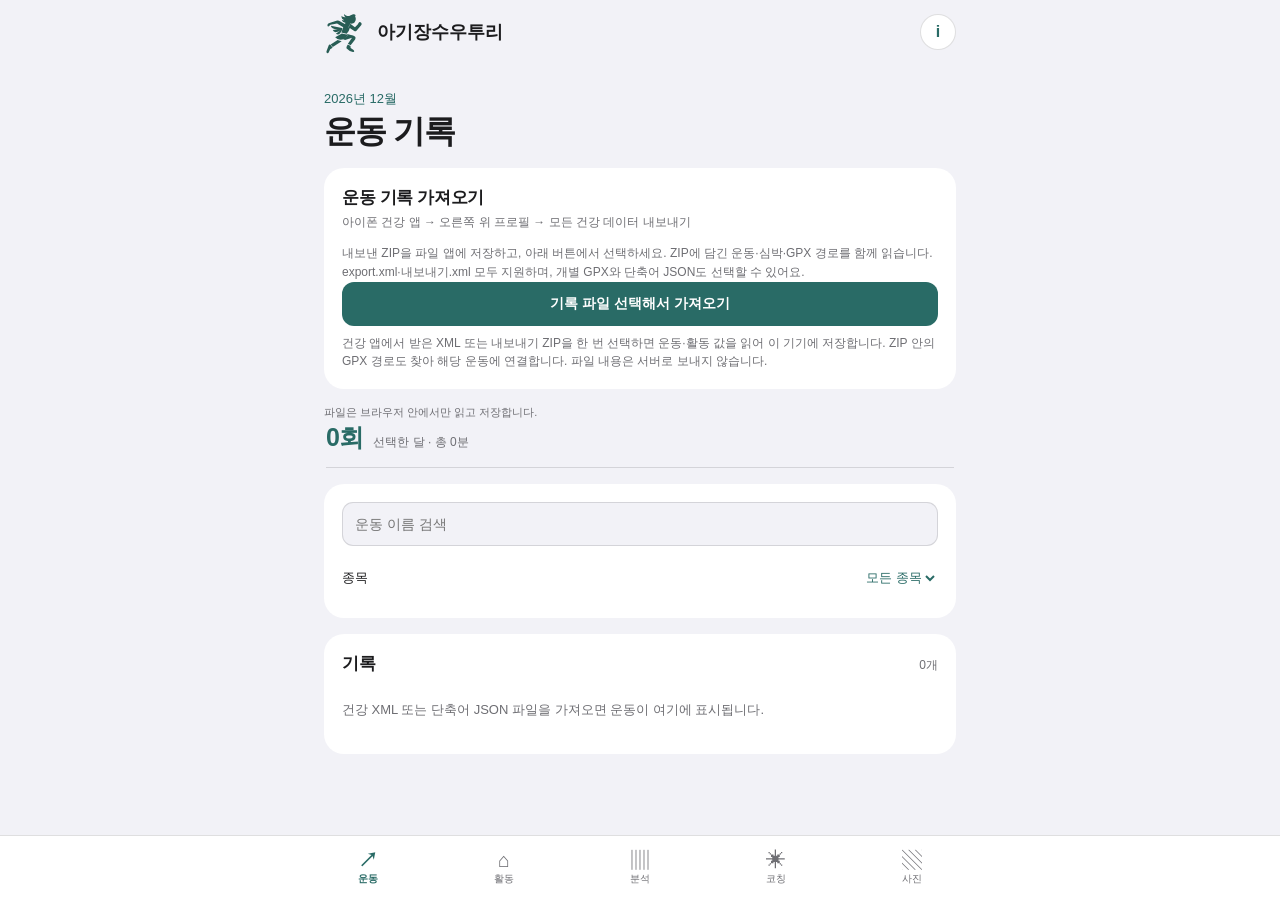
<file: index.html>
<!doctype html>
<html lang="ko">
<head>
  <meta charset="utf-8">
  <meta name="viewport" content="width=device-width,initial-scale=1,viewport-fit=cover">
  <meta name="theme-color" content="#f2f2f7">
  <meta name="description" content="건강 기록과 운동 경로를 기기 안에서 살펴보는 개인 활동 기록장">
  <meta http-equiv="Content-Security-Policy" content="default-src 'self' data: blob:; img-src 'self' data: blob: https://tile.openstreetmap.org; style-src 'self' 'unsafe-inline'; script-src 'self'; connect-src 'self'; object-src 'none'; base-uri 'none'; form-action 'none'">
  <link rel="icon" href="./icon.svg" type="image/svg+xml">
  <link rel="apple-touch-icon" href="./brand/wooturi-mark.png">
  <link rel="manifest" href="./manifest.webmanifest">
  <link rel="stylesheet" href="./vendor/leaflet/leaflet.css">
  <link rel="stylesheet" href="./styles.css?v=16">
  <title>아기장수우투리</title>
</head>
<body>
  <main class="app-shell">
    <header class="topbar">
      <strong class="nav-title"><img src="./brand/wooturi-small.svg" alt="" width="44" height="44"><span>아기장수우투리</span></strong>
      <button class="icon-button" id="privacy-button" type="button" aria-label="개인정보 저장 안내">i</button>
    </header>

    <section id="activity-view" class="view" aria-labelledby="activity-title" hidden>
      <div class="page-heading">
        <h1 id="activity-title">활동 기록</h1>
      </div>
      <section class="native-card week-summary" aria-label="이번 주 운동 요약">
        <span class="week-symbol" aria-hidden="true">↗</span>
        <strong>이번 주 운동</strong>
        <span class="week-total" id="week-summary">기록 0회 · 0분</span>
      </section>
      <section class="native-card" aria-labelledby="steps-heading">
        <div class="section-heading"><h2 id="steps-heading">걸음 수 추이</h2><span class="section-aside">최근 7일</span></div>
        <div class="steps-chart" id="steps-chart" aria-label="최근 7일 걸음 수"></div>
        <div class="chart-legend" id="step-average">기록 대기 중</div>
      </section>
      <section class="native-card workouts-section" aria-labelledby="workouts-heading">
        <div class="section-heading"><h2 id="workouts-heading">최근 운동</h2><span class="section-aside" id="workout-count">0개</span></div>
        <div class="workout-list" id="workout-list"></div>
      </section>
      <footer class="local-tools">
        <button class="text-button" id="export-button" type="button">내 데이터 JSON으로 내보내기</button>
        <button class="text-button text-danger" id="clear-button" type="button">이 기기의 기록 지우기</button>
      </footer>
    </section>

    <section id="workouts-view" class="view" aria-labelledby="workouts-page-title">
      <div class="page-heading"><p class="eyebrow" id="workout-month-label">운동 일지</p><h1 id="workouts-page-title">운동 기록</h1><button id="add-import-button" class="text-button" type="button" hidden>기록 추가</button></div>
      <section id="import-section" class="native-card import-section" aria-labelledby="import-heading">
        <div class="section-heading"><h2 id="import-heading">운동 기록 가져오기</h2></div>
        <p class="import-description">아이폰 건강 앱 → 오른쪽 위 프로필 → 모든 건강 데이터 내보내기</p><p class="import-help">내보낸 ZIP을 파일 앱에 저장하고, 아래 버튼에서 선택하세요. ZIP에 담긴 운동·심박·GPX 경로를 함께 읽습니다. export.xml·내보내기.xml 모두 지원하며, 개별 GPX와 단축어 JSON도 선택할 수 있어요.</p>
        <button class="button button-primary" id="import-button" type="button">기록 파일 선택해서 가져오기</button>
        <input id="health-files" type="file" accept=".zip,.json,.xml,.gpx,application/zip,application/json,application/xml,text/xml" multiple hidden>
        <p class="import-help">건강 앱에서 받은 XML 또는 내보내기 ZIP을 한 번 선택하면 운동·활동 값을 읽어 이 기기에 저장합니다. ZIP 안의 GPX 경로도 찾아 해당 운동에 연결합니다. 파일 내용은 서버로 보내지 않습니다.</p>
      </section>
      <p class="file-note" id="import-status" role="status">파일은 브라우저 안에서만 읽고 저장합니다.</p>
      <section class="workout-month-summary" aria-label="이번 달 운동 요약"><strong id="workout-month-count">0회</strong><span id="workout-month-duration">이번 달 운동 기록</span></section>
      <section class="native-card workout-filters">
        <label class="search-control"><span class="visually-hidden">운동 이름 검색</span><input id="workout-search" type="search" placeholder="운동 이름 검색"></label>
        <label class="filter-control"><span>종목</span><select id="workout-type-filter"><option value="">모든 종목</option></select></label>
      </section>
      <section class="native-card"><div class="section-heading"><h2>기록</h2><span class="section-aside" id="workout-total-count">0개</span></div><div class="workout-list" id="workout-full-list"></div></section>
    </section>

    <section id="analysis-view" class="view" aria-labelledby="analysis-title" hidden>
      <div class="page-heading"><p class="eyebrow">활동과 훈련</p><h1 id="analysis-title">활동 분석</h1></div>
      <section class="native-card">
        <div class="segmented" id="analysis-period" role="group" aria-label="분석 기간">
          <button type="button" data-days="7" class="selected">7일</button><button type="button" data-days="30">30일</button><button type="button" data-days="90">90일</button>
        </div>
        <div class="analysis-metrics" id="analysis-metrics"></div>
      </section>
      <section class="native-card activity-calendar" aria-labelledby="activity-calendar-title">
        <div class="section-heading"><h2 id="activity-calendar-title">월간 운동</h2></div>
        <div class="calendar-month-control"><button class="icon-button" id="calendar-previous" type="button" aria-label="이전 달">‹</button><strong id="calendar-month-title"></strong><button class="icon-button" id="calendar-next" type="button" aria-label="다음 달">›</button></div>
        <div class="calendar-month-summary"><strong id="calendar-month-count">0회</strong><span id="calendar-month-duration">운동 기록 없음</span></div>
        <div class="segmented calendar-mode" id="calendar-mode" role="group" aria-label="운동 달력 보기"><button type="button" data-calendar-mode="month" class="selected" aria-pressed="true">월간</button><button type="button" data-calendar-mode="heatmap" aria-pressed="false">최근 16주</button></div>
        <div id="month-calendar-panel">
          <div class="month-weekdays" aria-hidden="true"><span>월</span><span>화</span><span>수</span><span>목</span><span>금</span><span>토</span><span>일</span></div>
          <div id="month-calendar" class="month-calendar" role="grid" aria-label="월간 운동 기록"></div>
        </div>
        <div id="heatmap-panel" hidden>
          <div id="heatmap-months" class="heatmap-months" aria-hidden="true"></div>
          <div class="heatmap-layout"><div class="heatmap-weekdays" aria-hidden="true"><span>월</span><span>화</span><span>수</span><span>목</span><span>금</span><span>토</span><span>일</span></div><div id="activity-heatmap" class="activity-heatmap" role="grid" aria-label="최근 16주 운동 기록 달력"></div></div>
          <div class="heatmap-legend"><span>적음</span><i data-level="0"></i><i data-level="1"></i><i data-level="2"></i><i data-level="3"></i><i data-level="4"></i><span>많음</span></div>
        </div>
        <div id="calendar-day-records" class="calendar-day-records" aria-live="polite"></div>
      </section>
      <section class="native-card"><div class="section-heading"><h2>운동 종류</h2></div><div id="activity-types" class="analysis-list"></div></section>
      <section class="native-card"><div class="section-heading"><h2>종목별 개인 기록</h2></div><div id="personal-records" class="analysis-list"></div></section>
      <section class="native-card"><div class="section-heading"><h2>심박 구간과 훈련 부하</h2></div>
        <label class="filter-control"><span>개인 최대 심박수</span><span class="number-entry"><input id="max-heart-rate" type="number" min="80" max="240" placeholder="선택"> bpm</span></label>
        <div id="heart-rate-load" class="analysis-list"></div>
        <p class="subnote">심박 표본이 없는 운동은 부하 계산에서 제외합니다. 최대 심박수를 직접 입력해야 구간을 계산합니다.</p>
      </section>
    </section>

    <section id="coach-view" class="view" aria-labelledby="coach-title" hidden>
      <div class="page-heading"><p class="eyebrow">개인 활동 코칭</p><h1 id="coach-title">활동 코칭</h1></div>
      <section class="native-card">
        <div class="segmented" id="coach-period" role="group" aria-label="코칭 기간">
          <button type="button" data-period="daily" class="selected">오늘</button><button type="button" data-period="weekly">이번 주</button><button type="button" data-period="monthly">이번 달</button>
        </div>
        <button class="button button-primary full-button" id="generate-coach" type="button">내 기록 분석하기</button>
      </section>
      <section class="native-card coach-report" id="coach-report"><div class="section-heading"><h2>기간 요약</h2><span class="section-aside">기기 내 규칙 분석</span></div><p class="coach-summary" id="coach-summary">건강 기록을 가져온 뒤 분석할 수 있습니다.</p><div id="coach-findings"></div><div class="coach-next" id="coach-next"></div><div id="coach-evidence" class="evidence-list"></div></section>
      <section class="native-card"><div class="section-heading"><h2>저장된 코칭</h2><span class="section-aside">이 기기</span></div><div id="coach-history" class="analysis-list"></div></section>
    </section>

    <section id="photo-view" class="view" aria-labelledby="photo-title" hidden>
      <div class="page-heading photo-heading">
        <p class="eyebrow">운동 기록</p>
        <h1 id="photo-title">사진 경로</h1>
        <p class="intro">사진 위에 운동 경로와 거리·페이스·시간을 표시합니다.</p>
      </div>
      <section class="native-card photo-controls">
        <label class="file-control"><span>사진 선택</span><input id="photo-file" type="file" accept="image/*"></label>
        <label class="file-control"><span>경로가 있는 운동</span><select id="route-select"><option value="">운동 기록 가져오기</option></select></label>
        <div class="editor-options" id="editor-options" hidden>
          <fieldset class="stamp-layouts"><legend>스탬프 배치</legend><div id="stamp-layout-options" class="stamp-layout-options" role="group" aria-label="스탬프 배치 선택"></div></fieldset>
          <label class="stamp-size-control">크기 <input id="stamp-size" type="range" min="50" max="180" value="100"><output id="stamp-size-value" for="stamp-size">100%</output></label>
          <label class="stamp-transparent"><input id="stamp-transparent" type="checkbox"> 배경 없이</label>
          <label>경로 색 <input id="route-color" type="color" value="#42d486" aria-label="경로 선 색상"></label>
          <button class="button button-primary" id="save-image" type="button">사진으로 저장</button>
        </div>
      </section>
      <div class="photo-stage" id="photo-stage" hidden><canvas id="photo-canvas" aria-label="경로 스탬프 미리보기"></canvas><p class="drag-hint">스탬프를 누른 채 원하는 곳으로 옮기세요</p></div>
      <div class="photo-empty" id="photo-empty"><strong>사진과 운동 경로를 선택하면<br>합성 결과를 미리 볼 수 있어요.</strong><p>원본은 그대로 두고, 저장 이미지에만 경로를 합성합니다.</p></div>
      <section class="native-card gpx-help"><strong>운동 경로가 보이지 않나요?</strong><p>Apple 건강 내보내기 ZIP을 Files 앱에서 풀고 `workout-routes` 폴더의 GPX 파일과 `export.xml`을 함께 가져오세요. XML에는 운동 기록이, GPX에는 경로 좌표가 들어 있습니다.</p></section>
    </section>

    <nav class="tabs" aria-label="주요 화면">
      <button class="tab is-active" data-view="workouts" type="button"><span aria-hidden="true">↗</span>운동</button>
      <button class="tab" data-view="activity" type="button"><span aria-hidden="true">⌂</span>활동</button>
      <button class="tab" data-view="analysis" type="button"><span aria-hidden="true">▥</span>분석</button>
      <button class="tab" data-view="coach" type="button"><span aria-hidden="true">✳</span>코칭</button>
      <button class="tab" data-view="photo" type="button"><span aria-hidden="true">▧</span>사진</button>
    </nav>
    <dialog id="workout-dialog"><div class="dialog-inner workout-detail-inner"><button class="detail-close" id="close-workout-dialog" type="button" aria-label="운동 상세 닫기">닫기</button><p class="eyebrow" id="detail-date"></p><h2 id="detail-title">운동 상세</h2><div id="detail-highlights" class="detail-highlights"></div><section id="detail-route-section" class="detail-route-section" hidden aria-labelledby="detail-route-title"><div class="detail-route-heading"><strong id="detail-route-title">경로</strong><span>지도와 거리 그래프 연결</span></div><div id="detail-route-map" class="detail-route-map"></div><div id="detail-combined-chart" class="detail-combined-chart"></div><p class="detail-route-note" id="detail-route-note"></p></section><p id="detail-metric-note" class="detail-route-note" hidden></p><section class="detail-data-section"><h3>심박</h3><div id="detail-heart-rate" class="analysis-list"></div></section><section class="detail-data-section" id="detail-route-analysis" hidden><h3>GPS 구간 분석</h3><details class="route-technical"><summary>GPS 상세 정보</summary><div id="detail-route-analysis-metrics" class="analysis-list"></div><div id="detail-route-quality" class="subnote"></div></details><div id="detail-splits" class="split-table" role="table" aria-label="1km 운동 구간"></div></section><section class="detail-data-section"><h3>심박 존별 시간</h3><div id="detail-zones"></div></section><div id="detail-metrics" class="detail-metrics"></div><button class="button button-primary" id="close-workout-dialog-bottom" type="button">닫기</button></div></dialog>
    <div class="toast" id="toast" role="status" aria-live="polite"></div>
  </main>
  <dialog id="privacy-dialog"><div class="dialog-inner"><p class="eyebrow">기기 내 저장</p><h2>내 기록은 이 브라우저 안에</h2><p>건강 XML, GPX, 단축어 JSON과 사진은 브라우저 안에서 읽고 저장합니다. 기본 OpenStreetMap 지도는 표시 지역과 IP를 지도 서버에 전달합니다. 건강 데이터와 GPX 원본은 업로드하지 않습니다.</p><button class="button" id="close-dialog" type="button">닫기</button></div></dialog>
  <script type="module" src="./app.mjs?v=25"></script>
</body>
</html>
</file>
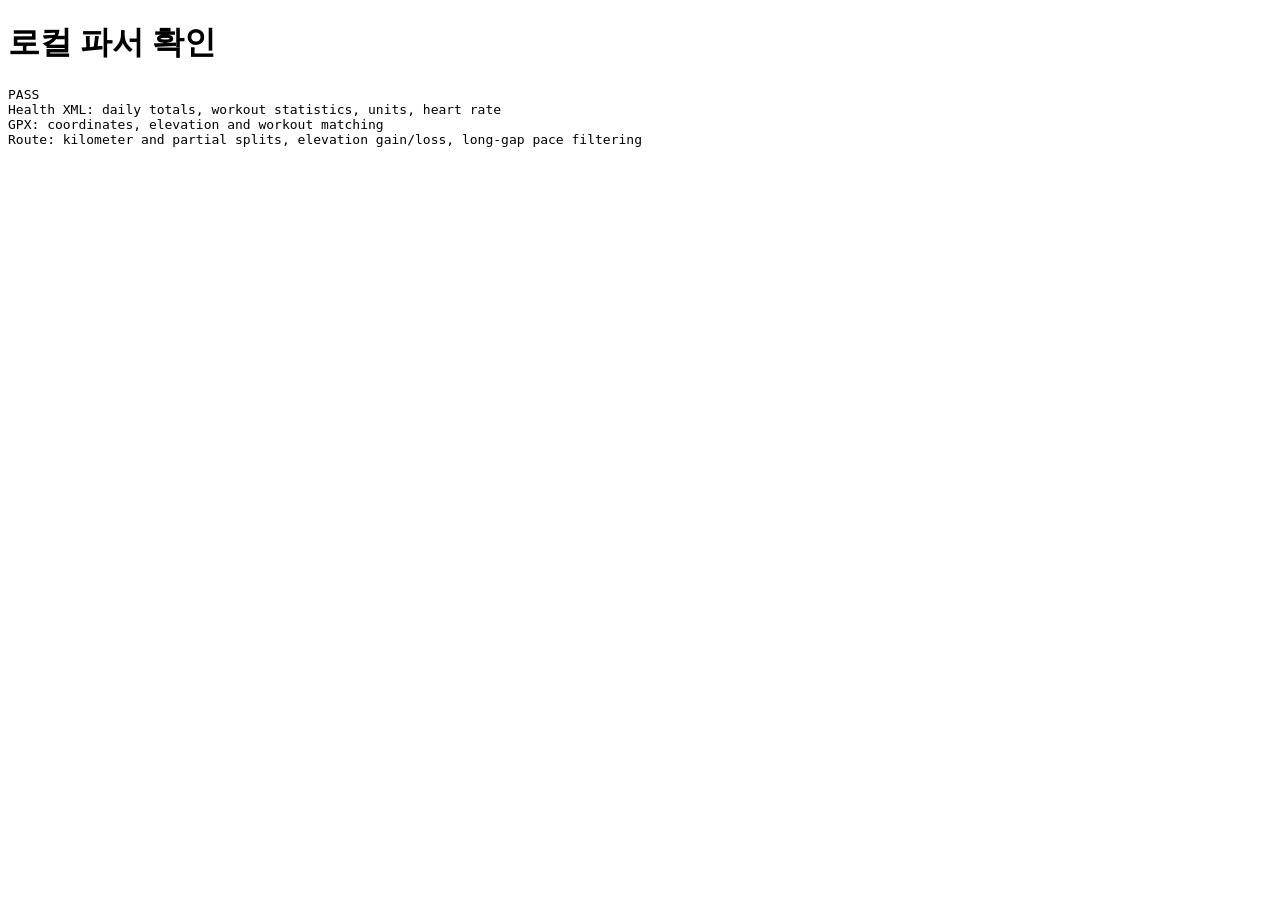
<file: tests/browser-smoke.html>
<!doctype html><html lang="ko"><meta charset="utf-8"><title>브라우저 파서 점검</title><body><h1>로컬 파서 확인</h1><pre id="result">실행 중</pre><script type="module" src="./browser-smoke.mjs?v=8"></script></body></html>
</file>
<file: vendor/leaflet/leaflet.css>
/* required styles */

.leaflet-pane,
.leaflet-tile,
.leaflet-marker-icon,
.leaflet-marker-shadow,
.leaflet-tile-container,
.leaflet-pane > svg,
.leaflet-pane > canvas,
.leaflet-zoom-box,
.leaflet-image-layer,
.leaflet-layer {
	position: absolute;
	left: 0;
	top: 0;
	}
.leaflet-container {
	overflow: hidden;
	}
.leaflet-tile,
.leaflet-marker-icon,
.leaflet-marker-shadow {
	-webkit-user-select: none;
	   -moz-user-select: none;
	        user-select: none;
	  -webkit-user-drag: none;
	}
/* Prevents IE11 from highlighting tiles in blue */
.leaflet-tile::selection {
	background: transparent;
}
/* Safari renders non-retina tile on retina better with this, but Chrome is worse */
.leaflet-safari .leaflet-tile {
	image-rendering: -webkit-optimize-contrast;
	}
/* hack that prevents hw layers "stretching" when loading new tiles */
.leaflet-safari .leaflet-tile-container {
	width: 1600px;
	height: 1600px;
	-webkit-transform-origin: 0 0;
	}
.leaflet-marker-icon,
.leaflet-marker-shadow {
	display: block;
	}
/* .leaflet-container svg: reset svg max-width decleration shipped in Joomla! (joomla.org) 3.x */
/* .leaflet-container img: map is broken in FF if you have max-width: 100% on tiles */
.leaflet-container .leaflet-overlay-pane svg {
	max-width: none !important;
	max-height: none !important;
	}
.leaflet-container .leaflet-marker-pane img,
.leaflet-container .leaflet-shadow-pane img,
.leaflet-container .leaflet-tile-pane img,
.leaflet-container img.leaflet-image-layer,
.leaflet-container .leaflet-tile {
	max-width: none !important;
	max-height: none !important;
	width: auto;
	padding: 0;
	}

.leaflet-container img.leaflet-tile {
	/* See: https://bugs.chromium.org/p/chromium/issues/detail?id=600120 */
	mix-blend-mode: plus-lighter;
}

.leaflet-container.leaflet-touch-zoom {
	-ms-touch-action: pan-x pan-y;
	touch-action: pan-x pan-y;
	}
.leaflet-container.leaflet-touch-drag {
	-ms-touch-action: pinch-zoom;
	/* Fallback for FF which doesn't support pinch-zoom */
	touch-action: none;
	touch-action: pinch-zoom;
}
.leaflet-container.leaflet-touch-drag.leaflet-touch-zoom {
	-ms-touch-action: none;
	touch-action: none;
}
.leaflet-container {
	-webkit-tap-highlight-color: transparent;
}
.leaflet-container a {
	-webkit-tap-highlight-color: rgba(51, 181, 229, 0.4);
}
.leaflet-tile {
	filter: inherit;
	visibility: hidden;
	}
.leaflet-tile-loaded {
	visibility: inherit;
	}
.leaflet-zoom-box {
	width: 0;
	height: 0;
	-moz-box-sizing: border-box;
	     box-sizing: border-box;
	z-index: 800;
	}
/* workaround for https://bugzilla.mozilla.org/show_bug.cgi?id=888319 */
.leaflet-overlay-pane svg {
	-moz-user-select: none;
	}

.leaflet-pane         { z-index: 400; }

.leaflet-tile-pane    { z-index: 200; }
.leaflet-overlay-pane { z-index: 400; }
.leaflet-shadow-pane  { z-index: 500; }
.leaflet-marker-pane  { z-index: 600; }
.leaflet-tooltip-pane   { z-index: 650; }
.leaflet-popup-pane   { z-index: 700; }

.leaflet-map-pane canvas { z-index: 100; }
.leaflet-map-pane svg    { z-index: 200; }

.leaflet-vml-shape {
	width: 1px;
	height: 1px;
	}
.lvml {
	behavior: url(#default#VML);
	display: inline-block;
	position: absolute;
	}


/* control positioning */

.leaflet-control {
	position: relative;
	z-index: 800;
	pointer-events: visiblePainted; /* IE 9-10 doesn't have auto */
	pointer-events: auto;
	}
.leaflet-top,
.leaflet-bottom {
	position: absolute;
	z-index: 1000;
	pointer-events: none;
	}
.leaflet-top {
	top: 0;
	}
.leaflet-right {
	right: 0;
	}
.leaflet-bottom {
	bottom: 0;
	}
.leaflet-left {
	left: 0;
	}
.leaflet-control {
	float: left;
	clear: both;
	}
.leaflet-right .leaflet-control {
	float: right;
	}
.leaflet-top .leaflet-control {
	margin-top: 10px;
	}
.leaflet-bottom .leaflet-control {
	margin-bottom: 10px;
	}
.leaflet-left .leaflet-control {
	margin-left: 10px;
	}
.leaflet-right .leaflet-control {
	margin-right: 10px;
	}


/* zoom and fade animations */

.leaflet-fade-anim .leaflet-popup {
	opacity: 0;
	-webkit-transition: opacity 0.2s linear;
	   -moz-transition: opacity 0.2s linear;
	        transition: opacity 0.2s linear;
	}
.leaflet-fade-anim .leaflet-map-pane .leaflet-popup {
	opacity: 1;
	}
.leaflet-zoom-animated {
	-webkit-transform-origin: 0 0;
	    -ms-transform-origin: 0 0;
	        transform-origin: 0 0;
	}
svg.leaflet-zoom-animated {
	will-change: transform;
}

.leaflet-zoom-anim .leaflet-zoom-animated {
	-webkit-transition: -webkit-transform 0.25s cubic-bezier(0,0,0.25,1);
	   -moz-transition:    -moz-transform 0.25s cubic-bezier(0,0,0.25,1);
	        transition:         transform 0.25s cubic-bezier(0,0,0.25,1);
	}
.leaflet-zoom-anim .leaflet-tile,
.leaflet-pan-anim .leaflet-tile {
	-webkit-transition: none;
	   -moz-transition: none;
	        transition: none;
	}

.leaflet-zoom-anim .leaflet-zoom-hide {
	visibility: hidden;
	}


/* cursors */

.leaflet-interactive {
	cursor: pointer;
	}
.leaflet-grab {
	cursor: -webkit-grab;
	cursor:    -moz-grab;
	cursor:         grab;
	}
.leaflet-crosshair,
.leaflet-crosshair .leaflet-interactive {
	cursor: crosshair;
	}
.leaflet-popup-pane,
.leaflet-control {
	cursor: auto;
	}
.leaflet-dragging .leaflet-grab,
.leaflet-dragging .leaflet-grab .leaflet-interactive,
.leaflet-dragging .leaflet-marker-draggable {
	cursor: move;
	cursor: -webkit-grabbing;
	cursor:    -moz-grabbing;
	cursor:         grabbing;
	}

/* marker & overlays interactivity */
.leaflet-marker-icon,
.leaflet-marker-shadow,
.leaflet-image-layer,
.leaflet-pane > svg path,
.leaflet-tile-container {
	pointer-events: none;
	}

.leaflet-marker-icon.leaflet-interactive,
.leaflet-image-layer.leaflet-interactive,
.leaflet-pane > svg path.leaflet-interactive,
svg.leaflet-image-layer.leaflet-interactive path {
	pointer-events: visiblePainted; /* IE 9-10 doesn't have auto */
	pointer-events: auto;
	}

/* visual tweaks */

.leaflet-container {
	background: #ddd;
	outline-offset: 1px;
	}
.leaflet-container a {
	color: #0078A8;
	}
.leaflet-zoom-box {
	border: 2px dotted #38f;
	background: rgba(255,255,255,0.5);
	}


/* general typography */
.leaflet-container {
	font-family: "Helvetica Neue", Arial, Helvetica, sans-serif;
	font-size: 12px;
	font-size: 0.75rem;
	line-height: 1.5;
	}


/* general toolbar styles */

.leaflet-bar {
	box-shadow: 0 1px 5px rgba(0,0,0,0.65);
	border-radius: 4px;
	}
.leaflet-bar a {
	background-color: #fff;
	border-bottom: 1px solid #ccc;
	width: 26px;
	height: 26px;
	line-height: 26px;
	display: block;
	text-align: center;
	text-decoration: none;
	color: black;
	}
.leaflet-bar a,
.leaflet-control-layers-toggle {
	background-position: 50% 50%;
	background-repeat: no-repeat;
	display: block;
	}
.leaflet-bar a:hover,
.leaflet-bar a:focus {
	background-color: #f4f4f4;
	}
.leaflet-bar a:first-child {
	border-top-left-radius: 4px;
	border-top-right-radius: 4px;
	}
.leaflet-bar a:last-child {
	border-bottom-left-radius: 4px;
	border-bottom-right-radius: 4px;
	border-bottom: none;
	}
.leaflet-bar a.leaflet-disabled {
	cursor: default;
	background-color: #f4f4f4;
	color: #bbb;
	}

.leaflet-touch .leaflet-bar a {
	width: 30px;
	height: 30px;
	line-height: 30px;
	}
.leaflet-touch .leaflet-bar a:first-child {
	border-top-left-radius: 2px;
	border-top-right-radius: 2px;
	}
.leaflet-touch .leaflet-bar a:last-child {
	border-bottom-left-radius: 2px;
	border-bottom-right-radius: 2px;
	}

/* zoom control */

.leaflet-control-zoom-in,
.leaflet-control-zoom-out {
	font: bold 18px 'Lucida Console', Monaco, monospace;
	text-indent: 1px;
	}

.leaflet-touch .leaflet-control-zoom-in, .leaflet-touch .leaflet-control-zoom-out  {
	font-size: 22px;
	}


/* layers control */

.leaflet-control-layers {
	box-shadow: 0 1px 5px rgba(0,0,0,0.4);
	background: #fff;
	border-radius: 5px;
	}
.leaflet-control-layers-toggle {
	background-image: url(images/layers.png);
	width: 36px;
	height: 36px;
	}
.leaflet-retina .leaflet-control-layers-toggle {
	background-image: url(images/layers-2x.png);
	background-size: 26px 26px;
	}
.leaflet-touch .leaflet-control-layers-toggle {
	width: 44px;
	height: 44px;
	}
.leaflet-control-layers .leaflet-control-layers-list,
.leaflet-control-layers-expanded .leaflet-control-layers-toggle {
	display: none;
	}
.leaflet-control-layers-expanded .leaflet-control-layers-list {
	display: block;
	position: relative;
	}
.leaflet-control-layers-expanded {
	padding: 6px 10px 6px 6px;
	color: #333;
	background: #fff;
	}
.leaflet-control-layers-scrollbar {
	overflow-y: scroll;
	overflow-x: hidden;
	padding-right: 5px;
	}
.leaflet-control-layers-selector {
	margin-top: 2px;
	position: relative;
	top: 1px;
	}
.leaflet-control-layers label {
	display: block;
	font-size: 13px;
	font-size: 1.08333em;
	}
.leaflet-control-layers-separator {
	height: 0;
	border-top: 1px solid #ddd;
	margin: 5px -10px 5px -6px;
	}

/* Default icon URLs */
.leaflet-default-icon-path { /* used only in path-guessing heuristic, see L.Icon.Default */
	background-image: url(images/marker-icon.png);
	}


/* attribution and scale controls */

.leaflet-container .leaflet-control-attribution {
	background: #fff;
	background: rgba(255, 255, 255, 0.8);
	margin: 0;
	}
.leaflet-control-attribution,
.leaflet-control-scale-line {
	padding: 0 5px;
	color: #333;
	line-height: 1.4;
	}
.leaflet-control-attribution a {
	text-decoration: none;
	}
.leaflet-control-attribution a:hover,
.leaflet-control-attribution a:focus {
	text-decoration: underline;
	}
.leaflet-attribution-flag {
	display: inline !important;
	vertical-align: baseline !important;
	width: 1em;
	height: 0.6669em;
	}
.leaflet-left .leaflet-control-scale {
	margin-left: 5px;
	}
.leaflet-bottom .leaflet-control-scale {
	margin-bottom: 5px;
	}
.leaflet-control-scale-line {
	border: 2px solid #777;
	border-top: none;
	line-height: 1.1;
	padding: 2px 5px 1px;
	white-space: nowrap;
	-moz-box-sizing: border-box;
	     box-sizing: border-box;
	background: rgba(255, 255, 255, 0.8);
	text-shadow: 1px 1px #fff;
	}
.leaflet-control-scale-line:not(:first-child) {
	border-top: 2px solid #777;
	border-bottom: none;
	margin-top: -2px;
	}
.leaflet-control-scale-line:not(:first-child):not(:last-child) {
	border-bottom: 2px solid #777;
	}

.leaflet-touch .leaflet-control-attribution,
.leaflet-touch .leaflet-control-layers,
.leaflet-touch .leaflet-bar {
	box-shadow: none;
	}
.leaflet-touch .leaflet-control-layers,
.leaflet-touch .leaflet-bar {
	border: 2px solid rgba(0,0,0,0.2);
	background-clip: padding-box;
	}


/* popup */

.leaflet-popup {
	position: absolute;
	text-align: center;
	margin-bottom: 20px;
	}
.leaflet-popup-content-wrapper {
	padding: 1px;
	text-align: left;
	border-radius: 12px;
	}
.leaflet-popup-content {
	margin: 13px 24px 13px 20px;
	line-height: 1.3;
	font-size: 13px;
	font-size: 1.08333em;
	min-height: 1px;
	}
.leaflet-popup-content p {
	margin: 17px 0;
	margin: 1.3em 0;
	}
.leaflet-popup-tip-container {
	width: 40px;
	height: 20px;
	position: absolute;
	left: 50%;
	margin-top: -1px;
	margin-left: -20px;
	overflow: hidden;
	pointer-events: none;
	}
.leaflet-popup-tip {
	width: 17px;
	height: 17px;
	padding: 1px;

	margin: -10px auto 0;
	pointer-events: auto;

	-webkit-transform: rotate(45deg);
	   -moz-transform: rotate(45deg);
	    -ms-transform: rotate(45deg);
	        transform: rotate(45deg);
	}
.leaflet-popup-content-wrapper,
.leaflet-popup-tip {
	background: white;
	color: #333;
	box-shadow: 0 3px 14px rgba(0,0,0,0.4);
	}
.leaflet-container a.leaflet-popup-close-button {
	position: absolute;
	top: 0;
	right: 0;
	border: none;
	text-align: center;
	width: 24px;
	height: 24px;
	font: 16px/24px Tahoma, Verdana, sans-serif;
	color: #757575;
	text-decoration: none;
	background: transparent;
	}
.leaflet-container a.leaflet-popup-close-button:hover,
.leaflet-container a.leaflet-popup-close-button:focus {
	color: #585858;
	}
.leaflet-popup-scrolled {
	overflow: auto;
	}

.leaflet-oldie .leaflet-popup-content-wrapper {
	-ms-zoom: 1;
	}
.leaflet-oldie .leaflet-popup-tip {
	width: 24px;
	margin: 0 auto;

	-ms-filter: "progid:DXImageTransform.Microsoft.Matrix(M11=0.70710678, M12=0.70710678, M21=-0.70710678, M22=0.70710678)";
	filter: progid:DXImageTransform.Microsoft.Matrix(M11=0.70710678, M12=0.70710678, M21=-0.70710678, M22=0.70710678);
	}

.leaflet-oldie .leaflet-control-zoom,
.leaflet-oldie .leaflet-control-layers,
.leaflet-oldie .leaflet-popup-content-wrapper,
.leaflet-oldie .leaflet-popup-tip {
	border: 1px solid #999;
	}


/* div icon */

.leaflet-div-icon {
	background: #fff;
	border: 1px solid #666;
	}


/* Tooltip */
/* Base styles for the element that has a tooltip */
.leaflet-tooltip {
	position: absolute;
	padding: 6px;
	background-color: #fff;
	border: 1px solid #fff;
	border-radius: 3px;
	color: #222;
	white-space: nowrap;
	-webkit-user-select: none;
	-moz-user-select: none;
	-ms-user-select: none;
	user-select: none;
	pointer-events: none;
	box-shadow: 0 1px 3px rgba(0,0,0,0.4);
	}
.leaflet-tooltip.leaflet-interactive {
	cursor: pointer;
	pointer-events: auto;
	}
.leaflet-tooltip-top:before,
.leaflet-tooltip-bottom:before,
.leaflet-tooltip-left:before,
.leaflet-tooltip-right:before {
	position: absolute;
	pointer-events: none;
	border: 6px solid transparent;
	background: transparent;
	content: "";
	}

/* Directions */

.leaflet-tooltip-bottom {
	margin-top: 6px;
}
.leaflet-tooltip-top {
	margin-top: -6px;
}
.leaflet-tooltip-bottom:before,
.leaflet-tooltip-top:before {
	left: 50%;
	margin-left: -6px;
	}
.leaflet-tooltip-top:before {
	bottom: 0;
	margin-bottom: -12px;
	border-top-color: #fff;
	}
.leaflet-tooltip-bottom:before {
	top: 0;
	margin-top: -12px;
	margin-left: -6px;
	border-bottom-color: #fff;
	}
.leaflet-tooltip-left {
	margin-left: -6px;
}
.leaflet-tooltip-right {
	margin-left: 6px;
}
.leaflet-tooltip-left:before,
.leaflet-tooltip-right:before {
	top: 50%;
	margin-top: -6px;
	}
.leaflet-tooltip-left:before {
	right: 0;
	margin-right: -12px;
	border-left-color: #fff;
	}
.leaflet-tooltip-right:before {
	left: 0;
	margin-left: -12px;
	border-right-color: #fff;
	}

/* Printing */

@media print {
	/* Prevent printers from removing background-images of controls. */
	.leaflet-control {
		-webkit-print-color-adjust: exact;
		print-color-adjust: exact;
		}
	}
</file>
<file: styles.css>
:root {
  color-scheme: light dark;
  --grouped: #f2f2f7;
  --surface: #ffffff;
  --ink: #1c1c1e;
  --muted: #6e6e73;
  --line: rgba(60, 60, 67, .16);
  --teal: #296b66;
  --teal-soft: rgba(41, 107, 102, .12);
  --rust: #a64e35;
  --sans: -apple-system, BlinkMacSystemFont, "SF Pro Text", "Segoe UI", sans-serif;
}
* { box-sizing: border-box; }
body { margin: 0; background: var(--grouped); color: var(--ink); font-family: var(--sans); -webkit-font-smoothing: antialiased; }
.app-shell { max-width: 680px; min-height: 100svh; margin: 0 auto; padding: env(safe-area-inset-top) 18px calc(95px + env(safe-area-inset-bottom)); }
.topbar { position: relative; display: flex; align-items: center; justify-content: space-between; height: 48px; }
.nav-spacer, .icon-button { width: 44px; }
.nav-title { position: absolute; left: 50%; transform: translateX(-50%); font-size: 17px; font-weight: 650; white-space: nowrap; }
.icon-button { width: 36px; height: 36px; border: 1px solid var(--line); border-radius: 50%; background: var(--surface); color: var(--teal); font: 600 16px var(--sans); }
.page-heading { padding: 20px 0 18px; }
.eyebrow { margin: 0 0 5px; color: var(--teal); font-size: 13px; font-weight: 500; letter-spacing: 0; }
.page-heading h1 { margin: 0; font-size: 32px; line-height: 1.15; letter-spacing: -.04em; font-weight: 700; }
.intro { margin: 7px 0 0; color: var(--muted); font-size: 14px; line-height: 1.5; }
.native-card { margin-bottom: 16px; padding: 18px; border-radius: 20px; background: var(--surface); }
.section-heading { display: flex; align-items: baseline; justify-content: space-between; gap: 12px; margin-bottom: 16px; }
.section-heading h2 { margin: 0; font-size: 17px; font-weight: 650; letter-spacing: -.02em; }
.section-aside { color: var(--muted); font-size: 12px; white-space: nowrap; }
.daily-metrics { display: grid; grid-template-columns: 1fr 1fr; gap: 19px 14px; }
.metric-value { min-width: 0; }
.metric-label { display: block; margin-bottom: 6px; color: var(--muted); font-size: 12px; }
.metric-number { display: flex; align-items: baseline; gap: 5px; font-size: 23px; font-weight: 650; font-variant-numeric: tabular-nums; letter-spacing: -.03em; }
.metric-number small { color: var(--muted); font-size: 12px; font-weight: 450; letter-spacing: 0; }
.week-summary { display: flex; align-items: center; gap: 10px; min-height: 58px; }
.week-symbol { color: var(--teal); font-size: 19px; }
.week-summary strong { font-size: 15px; }
.week-total { margin-left: auto; font-size: 13px; font-weight: 600; font-variant-numeric: tabular-nums; }
.steps-chart { display: grid; grid-template-columns: repeat(7, 1fr); align-items: end; gap: 10px; height: 137px; padding-top: 5px; }
.step-day { display: flex; min-width: 0; height: 100%; flex-direction: column; align-items: center; justify-content: end; gap: 7px; }
.step-value { min-height: 12px; color: var(--muted); font-size: 9px; white-space: nowrap; font-variant-numeric: tabular-nums; }
.step-track { display: flex; width: min(22px, 75%); height: 83px; align-items: end; border-radius: 5px; background: rgba(120,120,128,.12); }
.step-bar { width: 100%; min-height: 2px; border-radius: 5px; background: var(--teal); }
.step-bar[data-level="0"] { height: 2%; }.step-bar[data-level="1"] { height: 10%; }.step-bar[data-level="2"] { height: 20%; }.step-bar[data-level="3"] { height: 30%; }.step-bar[data-level="4"] { height: 40%; }.step-bar[data-level="5"] { height: 50%; }.step-bar[data-level="6"] { height: 60%; }.step-bar[data-level="7"] { height: 70%; }.step-bar[data-level="8"] { height: 80%; }.step-bar[data-level="9"] { height: 90%; }.step-bar[data-level="10"] { height: 100%; }
.step-day.today .step-bar { background: var(--rust); }
.step-label { color: var(--muted); font-size: 10px; }
.chart-legend { margin-top: 10px; color: var(--muted); font-size: 11px; }
.workout-list { margin-top: -3px; }
.workout-row { display: grid; grid-template-columns: 38px minmax(0,1fr) auto; gap: 10px; align-items: center; min-height: 68px; border-top: 1px solid var(--line); }
.workout-row:first-child { border-top: 0; }
.workout-icon { display: grid; width: 34px; height: 34px; place-items: center; border-radius: 50%; background: var(--teal-soft); color: var(--teal); font-size: 16px; }
.workout-main strong, .workout-main span { display: block; overflow: hidden; text-overflow: ellipsis; white-space: nowrap; }
.workout-main strong { font-size: 14px; font-weight: 600; }
.workout-main span { margin-top: 4px; color: var(--muted); font-size: 11px; }
.workout-measure { text-align: right; font-variant-numeric: tabular-nums; }
.workout-measure strong, .workout-measure span { display: block; }
.workout-measure strong { font-size: 13px; font-weight: 600; }
.workout-measure span { margin-top: 4px; color: var(--muted); font-size: 10px; }
.empty-row { padding: 12px 0 3px; color: var(--muted); font-size: 13px; line-height: 1.55; }
.import-section .section-heading { margin-bottom: 4px; }
.import-description, .import-help { color: var(--muted); font-size: 12px; line-height: 1.55; }
.import-description { margin: 0 0 13px; }
.button { min-height: 44px; padding: 0 16px; border: 0; border-radius: 12px; font: 600 14px var(--sans); cursor: pointer; }
.button-primary { color: white; background: var(--teal); }
.import-section .button { width: 100%; }
.file-note { min-height: 16px; margin: 10px 0 0; color: var(--muted); font-size: 11px; line-height: 1.45; }
.import-help { margin: 8px 0 0; }
.local-tools { display: flex; flex-wrap: wrap; justify-content: space-between; gap: 8px 12px; padding: 2px 2px 12px; }
.text-button { min-height: 44px; padding: 0; border: 0; background: transparent; color: var(--teal); font: 500 12px var(--sans); text-decoration: underline; text-underline-offset: 3px; }
.text-danger { color: var(--rust); }
.tabs { position: fixed; z-index: 4; right: 0; bottom: 0; left: 0; display: flex; justify-content: center; gap: 0; padding: 8px 12px calc(8px + env(safe-area-inset-bottom)); border-top: 1px solid var(--line); background: color-mix(in srgb, var(--surface) 94%, transparent); backdrop-filter: blur(16px); }
.tab { display: flex; width: min(240px, 50vw); min-height: 48px; flex-direction: column; align-items: center; justify-content: center; gap: 2px; border: 0; background: transparent; color: var(--muted); font: 500 10px var(--sans); }
.tab span { font-size: 20px; line-height: 20px; }
.tab.is-active { color: var(--teal); font-weight: 650; }
.photo-heading { padding-bottom: 16px; }
.photo-controls { display: grid; gap: 12px; }
.file-control { display: flex; min-height: 48px; align-items: center; justify-content: space-between; gap: 12px; border-bottom: 1px solid var(--line); font-size: 13px; font-weight: 550; }
.file-control:last-of-type { border-bottom: 0; }
.file-control input, .file-control select { max-width: 58%; color: var(--muted); font: 12px var(--sans); }
.file-control select { border: 0; background: transparent; text-align: right; }
.editor-options { display: flex; align-items: center; gap: 12px; margin-top: 4px; flex-wrap: wrap; }
.editor-options label { display: flex; align-items: center; gap: 8px; color: var(--muted); font-size: 11px; }
.editor-options input[type=range] { width: 100px; accent-color: var(--teal); }
.editor-options input[type=color] { width: 40px; height: 36px; border: 0; background: transparent; }
.photo-stage { margin: 0 0 16px; }
.photo-stage canvas { display: block; width: 100%; max-height: 72svh; object-fit: contain; border-radius: 14px; background: #d1d1d6; touch-action: none; }
.drag-hint { color: var(--muted); text-align: center; font-size: 11px; }
.photo-empty { display: grid; justify-items: center; margin-bottom: 16px; padding: 34px 16px; border: 1px dashed var(--line); border-radius: 20px; color: var(--muted); text-align: center; }
.photo-empty strong { color: var(--ink); font-size: 14px; line-height: 1.55; }
.photo-empty p { max-width: 290px; margin: 8px 0 0; font-size: 11px; line-height: 1.55; }
.gpx-help { margin-top: 0; }
.gpx-help strong { font-size: 13px; }
.gpx-help p { margin: 7px 0 0; color: var(--muted); font-size: 12px; line-height: 1.6; }
[hidden] { display: none !important; }
dialog { width: min(90vw, 420px); padding: 0; border: 1px solid var(--line); border-radius: 20px; background: var(--surface); color: var(--ink); }
dialog::backdrop { background: rgba(18,27,25,.4); }
.dialog-inner { padding: 23px; }
.dialog-inner h2 { margin: 0; font-size: 22px; }
.dialog-inner p:not(.eyebrow) { color: var(--muted); font-size: 13px; line-height: 1.65; }
.dialog-inner .button { margin-top: 7px; }
.toast { position: fixed; z-index: 5; right: 18px; bottom: calc(78px + env(safe-area-inset-bottom)); left: 18px; max-width: 520px; margin: auto; padding: 12px 15px; border-radius: 12px; background: var(--ink); color: var(--surface); font-size: 12px; opacity: 0; pointer-events: none; transform: translateY(8px); transition: opacity .2s, transform .2s; }
.toast.is-visible { opacity: 1; transform: translateY(0); }
button:focus-visible, input:focus-visible, select:focus-visible { outline: 3px solid #6b9b8b; outline-offset: 3px; }
@media (prefers-color-scheme: dark) {
  :root { --grouped: #000; --surface: #1c1c1e; --ink: #f2f2f7; --muted: #a1a1a6; --line: rgba(84,84,88,.65); --teal: #78b9ad; --teal-soft: rgba(120,185,173,.16); --rust: #e18b6f; }
}
@media (min-width: 600px) { .app-shell { padding-right: 24px; padding-left: 24px; }.page-heading { padding-top: 26px; } }
@media (prefers-reduced-motion: reduce) { *, *::before, *::after { scroll-behavior: auto !important; transition: none !important; } }
.workout-month-summary { display:flex; align-items:baseline; gap:10px; margin:0 2px 16px; padding:0 0 13px; border-bottom:1px solid var(--line); }
.workout-month-summary strong { color:var(--teal); font-size:25px; font-weight:700; font-variant-numeric:tabular-nums; letter-spacing:-.03em; }
.workout-month-summary span { color:var(--muted); font-size:12px; }
.calendar-month-control { display:flex; align-items:center; justify-content:space-between; margin:-4px 0 8px; }
.calendar-month-control .icon-button { width:44px; height:44px; border-radius:12px; background:transparent; color:var(--ink); font-size:24px; }
.calendar-month-control strong { font-size:14px; font-weight:650; }
.calendar-month-summary { display:flex; align-items:baseline; gap:9px; margin:0 0 13px; }
.calendar-month-summary strong { font-size:24px; font-variant-numeric:tabular-nums; letter-spacing:-.03em; }
.calendar-month-summary span { color:var(--muted); font-size:12px; }
.calendar-mode { margin:0 0 12px; }
.month-weekdays,.month-calendar { display:grid; grid-template-columns:repeat(7,minmax(0,1fr)); gap:4px; }
.month-weekdays { margin-bottom:5px; color:var(--muted); font-size:10px; text-align:center; }
.month-weekdays span { padding:3px 0; }
.month-calendar-day,.month-calendar-blank { min-width:0; min-height:62px; }
.month-calendar-day { display:flex; flex-direction:column; align-items:flex-start; gap:2px; padding:5px 4px; border:1px solid var(--line); border-radius:10px; background:var(--grouped); color:var(--ink); text-align:left; font:inherit; overflow:hidden; }
.month-calendar-day:disabled { opacity:.43; }
.month-calendar-day.is-today { border-color:var(--teal); box-shadow:inset 0 0 0 1px var(--teal); }
.month-calendar-day[aria-pressed="true"] { background:var(--teal-soft); }
.month-calendar-number { align-self:flex-start; font-size:11px; font-variant-numeric:tabular-nums; }
.month-calendar-count { color:var(--teal); font-size:9px; font-weight:700; line-height:1; }
.month-calendar-sport { max-width:100%; overflow:hidden; padding:1px 3px; border-radius:3px; background:var(--teal-soft); color:var(--teal); font-size:8px; line-height:1.15; text-overflow:ellipsis; white-space:nowrap; }
.month-calendar-sport[data-kind="run"] { background:#fbe8e4; color:#9d4739; }
.month-calendar-sport[data-kind="cycle"] { background:#e5edfc; color:#315b9c; }
.month-calendar-sport[data-kind="hike"] { background:#f8eadc; color:#915c25; }
.month-calendar-sport[data-kind="swim"] { background:#e0f1f3; color:#26727b; }
.month-calendar-sport[data-kind="other"] { background:#eee8f8; color:#66508e; }
.month-calendar-more { color:var(--muted); font-size:8px; line-height:1; }
.heatmap-months { display:grid; grid-template-columns:repeat(16,16px); gap:4px; min-height:16px; margin:0 0 4px 25px; }
.heatmap-months span { color:var(--muted); font-size:9px; white-space:nowrap; }
.heatmap-layout { display:flex; gap:8px; align-items:flex-start; overflow-x:auto; padding:2px 0 7px; }
.heatmap-weekdays { display:grid; grid-template-rows:repeat(7,16px); gap:4px; color:var(--muted); font-size:9px; line-height:16px; }
.activity-heatmap { display:grid; grid-auto-flow:column; grid-template-rows:repeat(7,16px); grid-auto-columns:16px; gap:4px; }
.heatmap-day { min-width:16px; min-height:16px; padding:0; border:1px solid transparent; border-radius:4px; background:#e8e7e2; }
.heatmap-day:disabled { opacity:.48; }
.heatmap-day[data-level="1"] { background:#b7d2c8; }
.heatmap-day[data-level="2"] { background:#83b6a5; }
.heatmap-day[data-level="3"] { background:#4f9582; }
.heatmap-day[data-level="4"] { background:#276c5d; }
.heatmap-day:focus-visible { outline:2px solid var(--ink); outline-offset:2px; }
.heatmap-legend { display:flex; justify-content:flex-end; align-items:center; gap:5px; color:var(--muted); font-size:9px; }
.heatmap-legend i { width:11px; height:11px; border-radius:3px; background:#e8e7e2; }
.heatmap-legend i[data-level="1"] {background:#b7d2c8}.heatmap-legend i[data-level="2"] {background:#83b6a5}.heatmap-legend i[data-level="3"] {background:#4f9582}.heatmap-legend i[data-level="4"] {background:#276c5d}
.calendar-day-records { margin-top:13px; border-top:1px solid var(--line); }
.calendar-day-records > strong { display:block; padding:11px 0 5px; font-size:12px; }
.calendar-day-records > p { margin:0 0 8px; color:var(--muted); font-size:12px; }
.calendar-workout { display:grid; width:100%; min-height:46px; grid-template-columns:54px minmax(0,1fr) auto; gap:8px; align-items:center; border:0; border-top:1px solid var(--line); background:transparent; color:var(--ink); text-align:left; font:inherit; }
.calendar-workout span,.calendar-workout small { color:var(--muted); font-size:10px; }.calendar-workout strong {font-size:12px;font-weight:600}
.workout-detail-inner { max-height:88svh; overflow-y:auto; overscroll-behavior:contain; }
.detail-close { display:block; min-width:48px; min-height:44px; margin:0 0 8px auto; border:0; background:transparent; color:var(--teal); font:600 13px var(--sans); }
.detail-highlights { display:grid; grid-template-columns:1fr 1fr; gap:0 14px; margin:16px 0 20px; border-top:1px solid var(--line); }
.detail-stat { display:flex; min-height:91px; flex-direction:column; justify-content:center; border-bottom:1px solid var(--line); }
.detail-stat span { color:var(--muted); font-size:11px; }.detail-stat strong { margin-top:5px; font-size:21px; font-weight:650; font-variant-numeric:tabular-nums; letter-spacing:-.025em; }.detail-stat small { min-height:13px; margin-top:2px; color:var(--muted); font-size:9px; }
.detail-data-section { margin:18px 0; }.detail-data-section h3 { margin:0 0 7px; font-size:14px; }
.detail-heart-chart { display:block; width:100%; height:74px; margin:4px 0 12px; overflow:visible; color:var(--rust); }
.detail-route-section { margin:15px 0 18px; }.detail-route-map { min-height:150px; }.detail-route-map > svg { height:auto; }.route-map-canvas { width:100%; height:260px; }
.map-key-label { display:block; margin:16px 0 6px; font-size:12px; font-weight:600; }
.map-key-input { width:100%; min-height:46px; padding:0 12px; border:1px solid var(--line); border-radius:10px; background:var(--grouped); color:var(--ink); font:14px var(--sans); }
.map-key-help { font-size:11px!important; }.map-key-help a { color:var(--teal); text-underline-offset:3px; }
@media (prefers-color-scheme: dark) {
  .heatmap-day[data-level="0"], .heatmap-legend i[data-level="0"] { background:#2b302e; }
  .heatmap-day[data-level="1"], .heatmap-legend i[data-level="1"] { background:#244a3d; }
  .heatmap-day[data-level="2"], .heatmap-legend i[data-level="2"] { background:#286b55; }
  .heatmap-day[data-level="3"], .heatmap-legend i[data-level="3"] { background:#32916b; }
  .heatmap-day[data-level="4"], .heatmap-legend i[data-level="4"] { background:#54b986; }
}
@media (max-width:380px) { .month-weekdays,.month-calendar { gap:2px; }.month-calendar-day,.month-calendar-blank { min-height:55px; }.month-calendar-day { padding:4px 3px; border-radius:8px; }.month-calendar-sport { font-size:7px; } }
html { scrollbar-color:var(--teal) var(--grouped); }
/* Additional native-style tabs for the full activity workflow. */
.tabs { gap: 0; }
.tab { width: min(136px, 20vw); min-width: 56px; }
.workout-row-button { width: 100%; padding: 0; border: 0; background: transparent; color: inherit; text-align: left; font-family: inherit; cursor: pointer; }
.workout-row-button:active { background: var(--teal-soft); }
.workout-filters { display: grid; gap: 10px; }
.search-control input { width: 100%; min-height: 44px; padding: 0 12px; border: 1px solid var(--line); border-radius: 11px; background: var(--grouped); color: var(--ink); font: 14px var(--sans); }
.filter-control { display: flex; min-height: 44px; align-items: center; justify-content: space-between; gap: 12px; font-size: 13px; }
.filter-control select { min-height: 40px; max-width: 55%; border: 0; background: transparent; color: var(--teal); font: 13px var(--sans); }
.number-entry { display: flex; align-items: center; gap: 6px; color: var(--muted); font-size: 12px; }
.number-entry input { width: 85px; min-height: 40px; border: 0; border-bottom: 1px solid var(--line); border-radius: 0; background: transparent; color: var(--ink); text-align: right; font: 15px var(--sans); font-variant-numeric: tabular-nums; }
.segmented { display: flex; gap: 3px; margin-bottom: 18px; padding: 3px; border-radius: 10px; background: var(--grouped); }
.segmented button { flex: 1; min-height: 36px; border: 0; border-radius: 8px; background: transparent; color: var(--muted); font: 500 12px var(--sans); }
.segmented button.selected { background: var(--surface); color: var(--ink); box-shadow: 0 1px 3px rgba(0,0,0,.12); font-weight: 650; }
.analysis-metrics { display: grid; grid-template-columns: 1fr 1fr; gap: 19px 14px; }
.analysis-list { display: grid; }
.analysis-row { display: grid; grid-template-columns: minmax(0,1fr) auto auto; gap: 10px; align-items: baseline; min-height: 42px; padding: 10px 0; border-top: 1px solid var(--line); font-size: 13px; }
.analysis-row:first-child { border-top: 0; }
.analysis-row strong { font-size: 13px; font-weight: 600; font-variant-numeric: tabular-nums; }
.analysis-row small { color: var(--muted); font-size: 11px; }
.weekly-chart { display: grid; grid-auto-columns: minmax(22px,1fr); grid-auto-flow: column; align-items: end; gap: 7px; min-height: 135px; overflow-x: auto; }
.week-bar-item { display: flex; min-width: 22px; height: 130px; flex-direction: column; align-items: center; justify-content: end; gap: 7px; }
.week-bar-count { color: var(--muted); font-size: 10px; }
.week-bar-track { display: flex; width: 19px; height: 84px; align-items: end; border-radius: 5px; background: rgba(120,120,128,.12); }
.week-bar { width: 100%; min-height: 2px; border-radius: 5px; background: var(--teal); }
.week-bar[data-level="0"] {height:2%}.week-bar[data-level="1"] {height:10%}.week-bar[data-level="2"] {height:20%}.week-bar[data-level="3"] {height:30%}.week-bar[data-level="4"] {height:40%}.week-bar[data-level="5"] {height:50%}.week-bar[data-level="6"] {height:60%}.week-bar[data-level="7"] {height:70%}.week-bar[data-level="8"] {height:80%}.week-bar[data-level="9"] {height:90%}.week-bar[data-level="10"] {height:100%}
.week-bar-label { color: var(--muted); font-size: 9px; white-space: nowrap; }
.subnote { color: var(--muted); font-size: 11px; line-height: 1.55; }
.hr-score { margin: 2px 0 9px; color: var(--teal); font-size: 14px; font-weight: 650; font-variant-numeric: tabular-nums; }
.full-button { width: 100%; margin-top: 6px; }
.coach-summary { margin: 0 0 12px; font-size: 18px; font-weight: 600; line-height: 1.45; letter-spacing: -.02em; }
.coach-finding { padding: 12px 0; border-top: 1px solid var(--line); }
.coach-finding strong { font-size: 13px; }
.coach-finding ul { margin: 8px 0 0; padding-left: 20px; color: var(--muted); font-size: 13px; line-height: 1.6; }
.coach-finding li + li { margin-top: 4px; }
.coach-next { margin-top: 9px; padding: 12px; border-radius: 12px; background: var(--teal-soft); color: var(--ink); font-size: 12px; line-height: 1.55; }
.evidence-list { display: flex; flex-wrap: wrap; gap: 6px; margin-top: 10px; }
.evidence-chip { padding: 6px 8px; border-radius: 8px; background: var(--grouped); color: var(--muted); font-size: 10px; }
.history-row { display: grid; width: 100%; min-height: 60px; gap: 5px; padding: 10px 0; border: 0; border-top: 1px solid var(--line); background: transparent; color: inherit; text-align: left; font-family: inherit; }
.history-row strong { font-size: 13px; font-weight: 600; }
.history-row span { color: var(--muted); font-size: 12px; line-height: 1.4; }
.detail-metrics { margin: 15px 0; }
.detail-route-section { overflow: hidden; margin: 16px 0; border: 1px solid var(--line); border-radius: 14px; background: var(--grouped); }
.detail-route-heading { display: flex; align-items: baseline; justify-content: space-between; padding: 12px 14px 0; font-size: 13px; }
.detail-route-heading span, .detail-route-note { color: var(--muted); font-size: 11px; }
.detail-route-map > svg { display: block; width: 100%; height: auto; aspect-ratio: 600 / 260; --route-map-bg: var(--grouped); --route-grid: var(--line); --route-line: var(--teal); --route-start: #25a76f; --route-end: #e66e5d; }
.detail-route-note { margin: 0; padding: 0 14px 11px; line-height: 1.4; }
.split-table { overflow: hidden; margin-top: 10px; border-top: 1px solid var(--line); }
.split-row { display:grid; grid-template-columns:34px 52px 48px minmax(76px,1fr) 48px; gap:4px; align-items:center; min-height:38px; border-bottom:1px solid var(--line); font-size:10px; font-variant-numeric:tabular-nums; }
.split-row span { white-space:nowrap; }
.split-heading { min-height:31px; color:var(--muted); font-size:9px; }
.split-heading span:not(:first-child),.split-row span:not(:first-child) { text-align:right; }
.split-heading span:nth-child(4),.split-row span:nth-child(4) { overflow:hidden; text-overflow:ellipsis; }
.detail-row { display: flex; min-height: 42px; align-items: center; justify-content: space-between; gap: 12px; border-top: 1px solid var(--line); font-size: 13px; }
.detail-row span { color: var(--muted); }
.detail-row strong { font-weight: 600; text-align: right; }
.detail-heart { padding-top: 10px; border-top: 1px solid var(--line); color: var(--teal); font-size: 13px; }
.visually-hidden { position: absolute; width: 1px; height: 1px; overflow: hidden; clip: rect(0,0,0,0); white-space: nowrap; clip-path: inset(50%); }

.detail-combined-chart{padding:8px 12px 12px;border-top:1px solid var(--line)}
.detail-combined-chart svg{display:block;width:100%;height:auto}.route-chart-label{font-size:12px;fill:var(--ink);font-weight:600}.route-chart-range,.route-chart-tick{font-size:9px;fill:var(--muted)}.route-chart-baseline{stroke:var(--line)}.route-chart-cursor{stroke:var(--ink);stroke-width:1;stroke-dasharray:3 3}.route-chart-readout{font-size:11px;line-height:1.7;font-variant-numeric:tabular-nums;margin:8px 0}.detail-combined-chart input{width:100%;min-height:44px;accent-color:var(--teal)}
.stamp-layouts{width:100%;border:0;padding:0;margin:0 0 8px}.stamp-layouts legend{font-size:13px;font-weight:600;margin-bottom:10px}.stamp-layout-options{display:grid;grid-template-columns:repeat(4,minmax(0,1fr));gap:8px}.stamp-layout-choice{min-width:0;min-height:100px;padding:6px;border:1px solid var(--line);border-radius:10px;background:var(--grouped);color:var(--ink);font:11px var(--sans);cursor:pointer}.stamp-layout-choice[aria-pressed=true]{outline:2px solid var(--teal);outline-offset:1px}.stamp-sample{display:flex;height:68px;flex-direction:column;align-items:center;justify-content:center;margin-bottom:6px;border-radius:5px;background:#243c35;color:#fff}.stamp-sample b{font-size:17px}.stamp-sample i{font-size:8px;font-style:normal}.stamp-sample svg{width:70%;height:25px}.stamp-sample[data-layout=clear]{background:transparent;color:var(--ink)}.stamp-sample[data-layout=wide],.stamp-sample[data-layout=compact]{flex-direction:row;gap:3px}.stamp-sample[data-layout=wide] b,.stamp-sample[data-layout=compact] b{font-size:12px}.stamp-sample[data-layout=grid]{display:grid;grid-template-columns:1fr 1fr}.stamp-sample[data-layout=route] svg{order:-1;height:35px}.stamp-sample[data-layout=bold] b{font-size:24px}.editor-options .stamp-size-control{width:100%;font-size:13px}.editor-options .stamp-size-control input{flex:1;min-height:44px}.stamp-size-control output{min-width:42px;font-variant-numeric:tabular-nums}.editor-options .stamp-transparent{min-height:44px;font-size:13px}.stamp-layout-choice:focus-visible{outline:3px solid var(--teal)}

#workout-dialog{width:min(94vw,900px);max-width:900px}.route-map-canvas{height:340px;isolation:isolate}.detail-combined-chart svg{min-height:300px}.route-chart-label{font-size:16px}.route-chart-range,.route-chart-tick{font-size:12px}.route-chart-readout{font-size:14px}.leaflet-container{font-family:var(--sans)}

.route-chart-legend{display:flex;flex-wrap:wrap;gap:16px;font-size:14px;font-weight:650;padding:12px 0}.route-chart-legend span:before{content:"";display:inline-block;width:18px;border-top:3px solid currentColor;vertical-align:middle;margin-right:6px}

.route-replay-canvas{display:block;width:100%;max-height:520px;object-fit:contain;background:#142b26;border-radius:12px}.replay-controls{display:flex;gap:10px;margin-top:10px}.replay-controls button{min-height:44px;flex:1}

.nav-title{display:flex;align-items:center;gap:6px}.nav-title img{display:block;object-fit:contain}@media(max-width:380px){.nav-title{font-size:15px}.nav-title img{width:30px;height:30px}}

.topbar{height:64px;gap:12px}.topbar .nav-title{position:static;left:auto;transform:none;display:flex;align-items:center;gap:9px;min-width:0;font-size:18px}.topbar .nav-title img{display:block;width:44px;height:44px;flex:0 0 44px;object-fit:contain}.topbar>.icon-button{flex-shrink:0}@media(max-width:380px){.topbar .nav-title{font-size:17px;gap:7px}}

#workouts-view>.page-heading{position:relative;padding-right:90px}#add-import-button{position:absolute;right:0;bottom:15px;min-height:44px}#workout-dialog .dialog-inner{padding:16px}.detail-highlights{margin:8px 0 12px;gap:0 12px}.detail-stat{min-height:72px}.detail-stat strong{font-size:19px}.detail-data-section{margin:12px 0}.detail-route-section{margin:10px 0}.route-map-canvas{height:240px}.detail-combined-chart{padding:6px 10px}.detail-combined-chart svg{min-height:220px}.route-chart-legend{gap:8px;font-size:12px;padding:6px 0}.route-chart-readout{margin:4px 0}.route-technical summary,#route-replay summary{cursor:pointer;min-height:44px;display:list-item;padding:10px 0;font-size:14px;font-weight:600}.route-replay-canvas{max-height:360px}.heart-zone-row{display:grid;grid-template-columns:28px 1fr auto;gap:6px 10px;padding:8px 0;font-size:12px}.heart-zone-row>strong{font-variant-numeric:tabular-nums}.heart-zone-row progress{grid-column:2/4;width:100%;height:7px;accent-color:var(--teal)}
@media(min-width:700px){.detail-route-section{display:grid;grid-template-columns:1fr 1fr;align-items:start}.detail-route-heading,.detail-route-note{grid-column:1/-1}.detail-route-map{align-self:center}.route-map-canvas{height:320px}.detail-combined-chart{border-top:0}.detail-highlights{grid-template-columns:repeat(4,1fr)}}

@media(min-width:700px){.detail-route-map{align-self:stretch;min-height:300px}.route-map-canvas{height:100%;min-height:300px}}
@media(prefers-color-scheme:dark){.route-chart-legend span{filter:brightness(1.7)}.topbar .nav-title img{filter:brightness(2)}.detail-combined-chart path[stroke="#27856a"]{stroke:#5abf9e}.detail-combined-chart path[stroke="#c65b4d"]{stroke:#ef8879}.detail-combined-chart path[stroke="#5475c6"]{stroke:#8ca8f0}}
</file>
